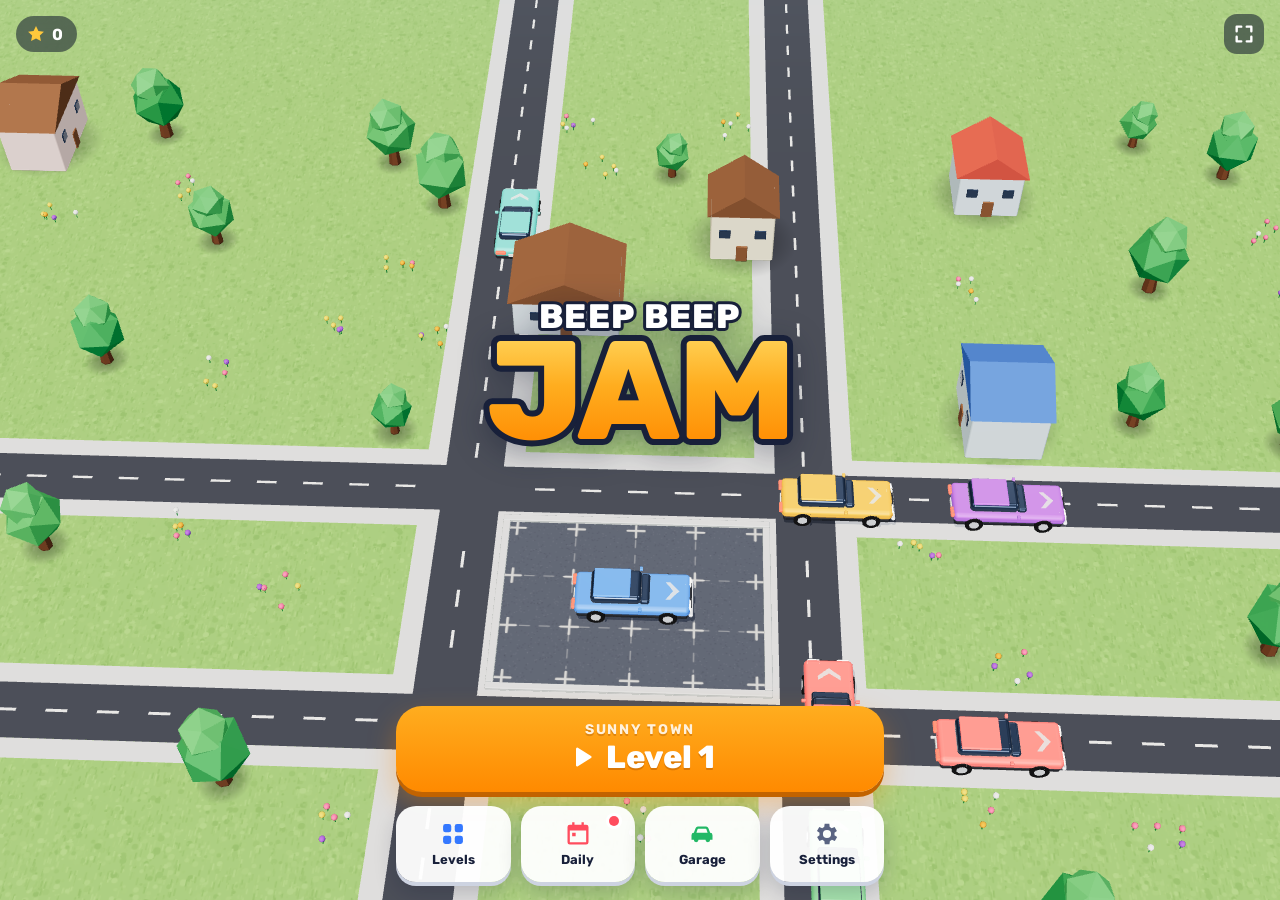
<file: index.html>
<!doctype html>
<html lang="en">
<head>
  <meta charset="utf-8">
  <meta name="viewport" content="width=device-width, initial-scale=1, maximum-scale=1, user-scalable=no, viewport-fit=cover">
  <title>Beep Beep Jam</title>
  <meta name="description" content="An ad-free 3D parking-lot puzzle. Tap the cars out in the right order. Works offline.">
  <meta name="theme-color" content="#1b2340">
  <meta name="mobile-web-app-capable" content="yes">
  <meta name="apple-mobile-web-app-capable" content="yes">
  <meta name="apple-mobile-web-app-status-bar-style" content="black-translucent">
  <meta name="apple-mobile-web-app-title" content="Beep Beep Jam">
  <link rel="manifest" href="manifest.webmanifest">
  <link rel="icon" type="image/png" sizes="192x192" href="icons/icon-192.png">
  <link rel="apple-touch-icon" href="icons/apple-touch-icon.png">
  <link rel="stylesheet" href="css/style.css">
</head>
<body>
  <svg width="0" height="0" style="position:absolute" aria-hidden="true">
    <defs>
      <symbol id="i-home" viewBox="0 0 24 24"><path d="M3 11.5 12 4l9 7.5V20a1 1 0 0 1-1 1h-5v-6h-6v6H4a1 1 0 0 1-1-1z" fill="currentColor"/></symbol>
      <symbol id="i-redo" viewBox="0 0 24 24"><path d="M12 5V2L7 6l5 4V7a6 6 0 1 1-6 6H4a8 8 0 1 0 8-8z" fill="currentColor"/></symbol>
      <symbol id="i-play" viewBox="0 0 24 24"><path d="M8 5.5v13a1 1 0 0 0 1.5.86l10.5-6.5a1 1 0 0 0 0-1.72L9.5 4.64A1 1 0 0 0 8 5.5z" fill="currentColor"/></symbol>
      <symbol id="i-pause" viewBox="0 0 24 24"><rect x="6" y="5" width="4" height="14" rx="1.5" fill="currentColor"/><rect x="14" y="5" width="4" height="14" rx="1.5" fill="currentColor"/></symbol>
      <symbol id="i-gear" viewBox="0 0 24 24"><path d="M19.4 13a7.6 7.6 0 0 0 0-2l2.1-1.6-2-3.4-2.5 1a7.4 7.4 0 0 0-1.7-1L15 3.3h-4l-.4 2.7a7.4 7.4 0 0 0-1.7 1l-2.5-1-2 3.4L6.6 11a7.6 7.6 0 0 0 0 2l-2.1 1.6 2 3.4 2.5-1a7.4 7.4 0 0 0 1.7 1l.4 2.7h4l.4-2.7a7.4 7.4 0 0 0 1.7-1l2.5 1 2-3.4zM13 15.5a3.5 3.5 0 1 1 0-7 3.5 3.5 0 0 1 0 7z" fill="currentColor" transform="translate(-1 0)"/></symbol>
      <symbol id="i-back" viewBox="0 0 24 24"><path d="M15.5 4.5 8 12l7.5 7.5" stroke="currentColor" stroke-width="3" fill="none" stroke-linecap="round" stroke-linejoin="round"/></symbol>
      <symbol id="i-lock" viewBox="0 0 24 24"><path d="M7 10V8a5 5 0 0 1 10 0v2h1a1 1 0 0 1 1 1v9a1 1 0 0 1-1 1H6a1 1 0 0 1-1-1v-9a1 1 0 0 1 1-1zm2 0h6V8a3 3 0 0 0-6 0z" fill="currentColor"/></symbol>
      <symbol id="i-star" viewBox="0 0 24 24"><path d="m12 2.5 2.9 6 6.6.8-4.9 4.6 1.3 6.6L12 17.3l-5.9 3.2 1.3-6.6-4.9-4.6 6.6-.8z" fill="currentColor"/></symbol>
      <symbol id="i-map" viewBox="0 0 24 24"><rect x="3.5" y="3.5" width="7" height="7" rx="2" fill="currentColor"/><rect x="13.5" y="3.5" width="7" height="7" rx="2" fill="currentColor"/><rect x="3.5" y="13.5" width="7" height="7" rx="2" fill="currentColor"/><rect x="13.5" y="13.5" width="7" height="7" rx="2" fill="currentColor"/></symbol>
      <symbol id="i-car" viewBox="0 0 24 24"><path d="M5 11l1.6-4.2A2 2 0 0 1 8.5 5.5h7a2 2 0 0 1 1.9 1.3L19 11a2 2 0 0 1 2 2v4h-2a2 2 0 0 1-4 0H9a2 2 0 0 1-4 0H3v-4a2 2 0 0 1 2-2zm2.2 0h9.6l-1.1-3.2a.5.5 0 0 0-.5-.3H8.8a.5.5 0 0 0-.5.3z" fill="currentColor"/></symbol>
      <symbol id="i-cal" viewBox="0 0 24 24"><path d="M7 2v2H5a2 2 0 0 0-2 2v13a2 2 0 0 0 2 2h14a2 2 0 0 0 2-2V6a2 2 0 0 0-2-2h-2V2h-2v2H9V2zM5 9h14v10H5zm2 2v3h3v-3z" fill="currentColor"/></symbol>
      <symbol id="i-bulb" viewBox="0 0 24 24"><path d="M12 2a7 7 0 0 0-4 12.7V17a1 1 0 0 0 1 1h6a1 1 0 0 0 1-1v-2.3A7 7 0 0 0 12 2zM9 20h6v1a1 1 0 0 1-1 1h-4a1 1 0 0 1-1-1z" fill="currentColor"/></symbol>
      <symbol id="i-expand" viewBox="0 0 24 24"><path d="M4 9V4h5M20 9V4h-5M4 15v5h5M20 15v5h-5" stroke="currentColor" stroke-width="2.6" fill="none" stroke-linecap="round" stroke-linejoin="round"/></symbol>
      <symbol id="i-collapse" viewBox="0 0 24 24"><path d="M9 4v5H4M15 4v5h5M9 20v-5H4M15 20v-5h5" stroke="currentColor" stroke-width="2.6" fill="none" stroke-linecap="round" stroke-linejoin="round"/></symbol>
      <symbol id="i-x" viewBox="0 0 24 24"><path d="M6 6l12 12M18 6 6 18" stroke="currentColor" stroke-width="3" stroke-linecap="round"/></symbol>
      <symbol id="i-flame" viewBox="0 0 24 24"><path d="M12 2s5 4.5 5 10a5 5 0 0 1-10 0c0-2.2 1-3.6 2-4.6 0 1.6.8 2.6 2 2.6 0-3.3 1-6 1-8z" fill="currentColor"/></symbol>
    </defs>
  </svg>

  <div id="splash">
    <div class="logo splash-logo" aria-label="Beep Beep Jam"><span class="logo-small">Beep Beep</span><span class="logo-big">JAM</span></div>
    <div class="splash-road"><i></i></div>
    <div class="splash-msg" id="splash-msg">Warming up the engines…</div>
  </div>

  <div id="stage">
    <canvas id="board"></canvas>
    <canvas id="fx"></canvas>
  </div>

  <div id="app">
    <!-- HOME -->
    <section id="screen-home" class="screen active">
      <header class="home-top">
        <div class="chip" id="home-stars"><svg><use href="#i-star"/></svg><span>0</span></div>
        <div class="chip chip-flame hidden" id="home-streak"><svg><use href="#i-flame"/></svg><span>0</span></div>
        <button class="icon-btn fs-btn hidden" id="btn-fs-home" aria-label="Full screen"><svg><use href="#i-expand"/></svg></button>
      </header>
      <div class="logo" aria-label="Beep Beep Jam">
        <span class="logo-small">Beep Beep</span>
        <span class="logo-big">JAM</span>
      </div>
      <div class="home-bottom">
        <button id="btn-play" class="btn btn-primary btn-play">
          <span class="play-kicker" id="play-world">Sunny Town</span>
          <span class="play-main"><svg><use href="#i-play"/></svg><span id="play-label">Level 1</span></span>
        </button>
        <nav class="home-nav">
          <button id="btn-levels" class="tile"><svg><use href="#i-map"/></svg><span>Levels</span></button>
          <button id="btn-daily" class="tile"><svg><use href="#i-cal"/></svg><span>Daily</span><i class="dot hidden" id="daily-dot"></i></button>
          <button id="btn-garage" class="tile"><svg><use href="#i-car"/></svg><span>Garage</span></button>
          <button id="btn-settings" class="tile"><svg><use href="#i-gear"/></svg><span>Settings</span></button>
        </nav>
      </div>
    </section>

    <!-- LEVELS -->
    <section id="screen-levels" class="screen solid">
      <header class="bar">
        <button class="icon-btn" data-go="home" aria-label="Back"><svg><use href="#i-back"/></svg></button>
        <h2 class="bar-title">Levels</h2>
        <div class="chip"><svg><use href="#i-star"/></svg><span id="levels-stars">0</span></div>
      </header>
      <div id="world-list" class="scroll"></div>
    </section>

    <!-- GARAGE -->
    <section id="screen-garage" class="screen solid">
      <header class="bar">
        <button class="icon-btn" data-go="home" aria-label="Back"><svg><use href="#i-back"/></svg></button>
        <h2 class="bar-title">Garage</h2>
        <div class="chip" id="garage-count">0/0</div>
      </header>
      <div class="garage-style" role="radiogroup" aria-label="Vehicle style">
        <button class="style-btn" data-style="toy" role="radio">Toy</button>
        <button class="style-btn" data-style="real" role="radio">Realistic</button>
      </div>
      <div id="garage-list" class="scroll"></div>
    </section>

    <!-- GAME HUD -->
    <section id="screen-game" class="screen passthrough">
      <header class="hud" id="hud">
        <button id="btn-pause" class="icon-btn" aria-label="Pause"><svg><use href="#i-pause"/></svg></button>
        <div class="hud-mid">
          <div class="hud-title" id="level-tag">Level 1</div>
          <div class="progress"><div class="progress-fill" id="progress-fill"></div></div>
          <div class="hud-count" id="hud-count">0 left</div>
          <div class="hud-stars" id="hud-stars" aria-label="Stars you're on track for"><svg><use href="#i-star"/></svg><svg><use href="#i-star"/></svg><svg><use href="#i-star"/></svg></div>
        </div>
        <button id="btn-hint" class="icon-btn hint-btn" aria-label="Hint"><svg><use href="#i-bulb"/></svg></button>
        <button id="btn-restart" class="icon-btn" aria-label="Restart level"><svg><use href="#i-redo"/></svg></button>
      </header>
      <div class="zoom-ctl hidden" id="zoom-ctl" aria-label="Zoom">
        <button class="icon-btn" id="zoom-in" aria-label="Zoom in"><svg viewBox="0 0 24 24"><path d="M12 5v14M5 12h14" stroke="currentColor" stroke-width="3" stroke-linecap="round"/></svg></button>
        <button class="icon-btn" id="zoom-out" aria-label="Zoom out"><svg viewBox="0 0 24 24"><path d="M5 12h14" stroke="currentColor" stroke-width="3" stroke-linecap="round"/></svg></button>
        <button class="icon-btn" id="zoom-fit" aria-label="Show the whole lot"><svg><use href="#i-collapse"/></svg></button>
      </div>
    </section>

    <!-- PAUSE -->
    <div id="overlay-pause" class="overlay">
      <div class="sheet">
        <h3 class="sheet-title">Paused</h3>
        <div class="sheet-buttons">
          <button class="btn btn-primary" id="p-resume"><svg><use href="#i-play"/></svg>Resume</button>
          <button class="btn" id="p-restart"><svg><use href="#i-redo"/></svg>Restart</button>
          <button class="btn" id="p-levels"><svg><use href="#i-map"/></svg>Levels</button>
          <button class="btn fs-btn hidden" id="p-fullscreen"><svg><use href="#i-expand"/></svg><span>Full screen</span></button>
          <button class="btn" id="p-settings"><svg><use href="#i-gear"/></svg>Settings</button>
          <button class="btn" id="p-home"><svg><use href="#i-home"/></svg>Home</button>
        </div>
      </div>
    </div>

    <!-- WIN -->
    <div id="overlay-win" class="overlay">
      <div class="sheet win-sheet">
        <div class="win-kicker" id="win-kicker">Level 1</div>
        <div class="win-title" id="win-title">Lot cleared!</div>
        <div class="win-stars">
          <svg class="wstar"><use href="#i-star"/></svg>
          <svg class="wstar"><use href="#i-star"/></svg>
          <svg class="wstar"><use href="#i-star"/></svg>
        </div>
        <div class="win-stats">
          <div><b id="st-moves">0</b><span>Moves</span></div>
          <div><b id="st-bumps">0</b><span>Bumps</span></div>
          <div><b id="st-time">0:00</b><span>Time</span></div>
        </div>
        <div class="win-tip" id="win-tip"></div>
        <button id="btn-next" class="btn btn-primary btn-wide"><span id="next-label">Next level</span><svg><use href="#i-play"/></svg></button>
        <div class="win-row">
          <button id="btn-replay" class="btn"><svg><use href="#i-redo"/></svg>Replay</button>
          <button id="btn-win-home" class="btn"><svg><use href="#i-home"/></svg>Home</button>
        </div>
      </div>
    </div>

    <!-- REWARD -->
    <div id="overlay-reward" class="overlay reward">
      <div class="reward-stage">
        <div class="reward-kicker" id="reward-kicker">Unlocked</div>
        <div class="reward-text" id="reward-text">A present!</div>
        <button id="gift" class="gift" aria-label="Open the present">
          <span class="gift-lid"></span><span class="gift-box"></span><span class="gift-ribbon"></span>
        </button>
        <div id="reward-view" class="reward-view"></div>
        <button id="btn-reward-ok" class="btn btn-primary btn-wide hidden">Keep playing<svg><use href="#i-play"/></svg></button>
      </div>
    </div>

    <!-- GARAGE SHOWCASE -->
    <div id="overlay-show" class="overlay">
      <div class="sheet show-sheet">
        <button class="icon-btn sheet-close" id="show-close" aria-label="Close"><svg><use href="#i-x"/></svg></button>
        <div id="show-view" class="show-view"></div>
        <div class="show-name" id="show-name"></div>
        <div class="show-sub" id="show-sub"></div>
        <button class="btn btn-primary" id="show-honk">Beep beep!</button>
      </div>
    </div>

    <!-- REST (time limit) -->
    <div id="overlay-rest" class="overlay rest">
      <div class="rest-stage">
        <div class="moon"></div>
        <div class="rest-text">Time for a rest!</div>
        <div class="zzz"><span>z</span><span>z</span><span>z</span></div>
        <button class="btn rest-btn" id="rest-continue">Grown-ups: continue</button>
      </div>
    </div>

    <!-- GROWN-UP CHECK -->
    <div id="overlay-gate" class="overlay">
      <div class="sheet gate-sheet">
        <div class="gate-title">Grown-up check</div>
        <div class="gate-q" id="gate-q"></div>
        <div class="gate-answers" id="gate-answers"></div>
        <button class="link-btn" id="gate-cancel">Cancel</button>
      </div>
    </div>

    <!-- SETTINGS -->
    <div id="overlay-parent" class="overlay">
      <div class="parent-panel">
        <header class="pp-head">
          <h2>Settings</h2>
          <button class="icon-btn" id="pp-close" aria-label="Close"><svg><use href="#i-x"/></svg></button>
        </header>
        <div class="pp-body" id="pp-body"></div>
      </div>
    </div>
  </div>

  <div id="toast" class="toast"></div>
  <script type="module" src="js/main.js"></script>
</body>
</html>
</file>
<file: css/style.css>
@font-face { font-family: "Rubik"; font-weight: 500; font-display: swap; src: url("../fonts/rubik-latin-500-normal.woff2") format("woff2"); }
@font-face { font-family: "Rubik"; font-weight: 700; font-display: swap; src: url("../fonts/rubik-latin-700-normal.woff2") format("woff2"); }
@font-face { font-family: "Rubik"; font-weight: 800; font-display: swap; src: url("../fonts/rubik-latin-800-normal.woff2") format("woff2"); }

/* Asphalt navy + traffic-light amber: a parking-lot palette. */
:root {
  --ink: #18203a;
  --ink-2: #5a6482;
  --ink-3: #9aa3bb;
  --night: #141b33;
  --night-2: #232d52;
  --paper: #ffffff;
  --panel: #f3f5fa;
  --line: #e4e8f1;
  --amber: #ffad1f;
  --amber-2: #ff8a00;
  --amber-deep: #c26300;
  --blue: #3478ff;
  --green: #22b866;
  --red: #ff4d5e;
  --star: #ffc93c;
  --font: "Rubik", ui-rounded, system-ui, -apple-system, "Segoe UI", sans-serif;
  --safe-t: env(safe-area-inset-top, 0px);
  --safe-b: env(safe-area-inset-bottom, 0px);
  --safe-l: env(safe-area-inset-left, 0px);
  --safe-r: env(safe-area-inset-right, 0px);
  color-scheme: light;
}

* { box-sizing: border-box; -webkit-tap-highlight-color: transparent; }

html, body {
  margin: 0;
  height: 100%;
  overflow: hidden;
  background: var(--night);
  color: var(--ink);
  font-family: var(--font);
  font-weight: 700;
  user-select: none;
  -webkit-user-select: none;
  -webkit-touch-callout: none;
  overscroll-behavior: none;
  touch-action: manipulation;
}

button { font: inherit; color: inherit; border: 0; background: none; cursor: pointer; touch-action: manipulation; }
button:focus-visible { outline: 3px solid var(--blue); outline-offset: 2px; }
svg { flex: none; }
.hidden { display: none !important; }

#stage { position: fixed; inset: 0; }
#splash {
  position: fixed;
  inset: 0;
  z-index: 100;
  display: flex;
  flex-direction: column;
  align-items: center;
  justify-content: center;
  gap: 28px;
  background: radial-gradient(120% 80% at 50% 30%, var(--night-2), var(--night));
  transition: opacity 0.45s ease;
}
#splash.out { opacity: 0; pointer-events: none; }
.splash-logo { margin: 0; }
.splash-road { position: relative; width: 180px; height: 8px; border-radius: 99px; background: rgba(255, 255, 255, 0.12); overflow: hidden; }
.splash-road i { position: absolute; top: 0; bottom: 0; width: 40%; border-radius: 99px; background: linear-gradient(90deg, var(--amber), #ffd45a); animation: drive 1.1s ease-in-out infinite; }
@keyframes drive { from { left: -40%; } to { left: 100%; } }
.splash-msg { color: rgba(255, 255, 255, 0.7); font-size: 15px; font-weight: 500; text-align: center; padding: 0 24px; max-width: 420px; }
#stage canvas { position: absolute; inset: 0; width: 100%; height: 100%; display: block; }
#board { touch-action: none; }
#fx { pointer-events: none; }

#app { position: fixed; inset: 0; pointer-events: none; }
.screen {
  position: absolute;
  inset: 0;
  display: none;
  flex-direction: column;
  padding: var(--safe-t) var(--safe-r) var(--safe-b) var(--safe-l);
}
.screen.active { display: flex; animation: fadeIn 0.25s ease; }
.screen > * { pointer-events: auto; }
.screen.solid { pointer-events: auto; background: radial-gradient(120% 80% at 50% 0%, var(--night-2), var(--night)); }
.screen.passthrough > * { pointer-events: none; }
.screen.passthrough .hud > * { pointer-events: auto; }
@keyframes fadeIn { from { opacity: 0; } to { opacity: 1; } }

/* ------------------------------------------------------------ buttons */
.btn {
  display: inline-flex;
  align-items: center;
  justify-content: center;
  gap: 10px;
  min-height: 54px;
  padding: 0 22px;
  border-radius: 18px;
  background: var(--paper);
  color: var(--ink);
  font-size: 18px;
  box-shadow: 0 4px 0 #cdd3e1, 0 10px 24px rgba(10, 16, 40, 0.18);
  transition: transform 0.08s ease, box-shadow 0.08s ease;
}
.btn svg { width: 22px; height: 22px; }
.btn:active { transform: translateY(3px); box-shadow: 0 1px 0 #cdd3e1, 0 4px 10px rgba(10, 16, 40, 0.18); }
.btn-primary { background: linear-gradient(180deg, var(--amber), var(--amber-2)); color: #fff; text-shadow: 0 2px 0 rgba(150, 70, 0, 0.35); box-shadow: 0 5px 0 var(--amber-deep), 0 12px 28px rgba(255, 138, 0, 0.35); }
.btn-primary:active { box-shadow: 0 2px 0 var(--amber-deep), 0 4px 12px rgba(255, 138, 0, 0.35); }
.btn-wide { width: 100%; font-size: 21px; min-height: 62px; }

.icon-btn {
  width: 48px;
  height: 48px;
  border-radius: 16px;
  display: grid;
  place-items: center;
  background: rgba(255, 255, 255, 0.94);
  color: var(--ink);
  box-shadow: 0 3px 0 #cdd3e1, 0 8px 18px rgba(10, 16, 40, 0.18);
}
.icon-btn svg { width: 24px; height: 24px; }
.icon-btn:active { transform: translateY(2px); box-shadow: 0 1px 0 #cdd3e1; }

.chip {
  display: inline-flex;
  align-items: center;
  gap: 6px;
  height: 36px;
  padding: 0 14px 0 10px;
  border-radius: 999px;
  background: rgba(16, 22, 44, 0.55);
  color: #fff;
  font-size: 16px;
  backdrop-filter: blur(8px);
  -webkit-backdrop-filter: blur(8px);
}
.chip svg { width: 20px; height: 20px; color: var(--star); }
.chip-flame svg { color: #ff7a2f; }

/* ------------------------------------------------------------ home */
#screen-home { justify-content: space-between; }
.home-top { display: flex; align-items: center; gap: 8px; padding: 14px max(16px, var(--safe-r)) 0 max(16px, var(--safe-l)); }
.home-top .fs-btn { margin-left: auto; width: 40px; height: 40px; border-radius: 13px; background: rgba(16, 22, 44, 0.55); color: #fff; box-shadow: none; backdrop-filter: blur(8px); -webkit-backdrop-filter: blur(8px); }
.home-top .fs-btn svg { width: 22px; height: 22px; }
.logo {
  align-self: center;
  margin-top: -6px;
  display: flex;
  flex-direction: column;
  align-items: center;
  line-height: 0.85;
  pointer-events: none;
  filter: drop-shadow(0 8px 16px rgba(10, 16, 40, 0.35));
}
.logo-small { font-size: clamp(22px, 6vw, 34px); font-weight: 800; color: #fff; letter-spacing: 0.04em; text-transform: uppercase; -webkit-text-stroke: 6px var(--ink); paint-order: stroke fill; }
.logo-big {
  font-size: clamp(76px, 24vw, 140px);
  font-weight: 800;
  letter-spacing: -0.02em;
  color: var(--amber);
  background: linear-gradient(180deg, #ffd45a 0%, var(--amber) 45%, var(--amber-2) 100%);
  -webkit-background-clip: text;
  background-clip: text;
  -webkit-text-fill-color: transparent;
  -webkit-text-stroke: 0;
  position: relative;
}
.logo-big::before { content: "JAM"; position: absolute; inset: 0; -webkit-text-stroke: 12px var(--ink); -webkit-text-fill-color: var(--ink); z-index: -1; }
.home-bottom {
  margin: 0 auto;
  width: min(100%, 520px);
  padding: 0 max(16px, var(--safe-l)) 18px;
  display: flex;
  flex-direction: column;
  gap: 14px;
}
.btn-play { flex-direction: column; gap: 0; min-height: 86px; border-radius: 26px; width: 100%; }
.play-kicker { font-size: 14px; font-weight: 700; text-transform: uppercase; letter-spacing: 0.12em; opacity: 0.85; }
.play-main { display: flex; align-items: center; gap: 10px; font-size: 32px; font-weight: 800; }
.play-main svg { width: 30px; height: 30px; }
.home-nav { display: grid; grid-template-columns: repeat(4, 1fr); gap: 10px; }
.tile {
  position: relative;
  display: flex;
  flex-direction: column;
  align-items: center;
  justify-content: center;
  gap: 4px;
  height: 76px;
  border-radius: 20px;
  background: rgba(255, 255, 255, 0.95);
  font-size: 13px;
  color: var(--ink);
  box-shadow: 0 4px 0 #cdd3e1, 0 10px 22px rgba(10, 16, 40, 0.2);
}
.tile svg { width: 28px; height: 28px; color: var(--blue); }
.tile:nth-child(2) svg { color: var(--red); }
.tile:nth-child(3) svg { color: var(--green); }
.tile:nth-child(4) svg { color: var(--ink-2); }
.tile:active { transform: translateY(3px); box-shadow: 0 1px 0 #cdd3e1; }
.dot { position: absolute; top: 10px; right: 16px; width: 10px; height: 10px; border-radius: 50%; background: var(--red); box-shadow: 0 0 0 3px #fff; }

/* ------------------------------------------------------------ bars */
.bar { display: flex; align-items: center; gap: 12px; padding: 12px max(16px, var(--safe-l)); }
.bar-title { flex: 1; margin: 0; color: #fff; font-size: 24px; font-weight: 800; }
.scroll { flex: 1; overflow-y: auto; -webkit-overflow-scrolling: touch; padding: 4px max(16px, var(--safe-l)) 40px; }

/* ------------------------------------------------------------ levels */
.world { background: var(--paper); border-radius: 24px; padding: 16px; margin: 0 auto 16px; max-width: 640px; box-shadow: 0 12px 30px rgba(0, 0, 0, 0.25); }
.world-head { display: flex; align-items: center; gap: 12px; margin-bottom: 14px; }
.world-badge { width: 46px; height: 46px; border-radius: 14px; display: grid; place-items: center; font-size: 26px; }
.world-name { font-size: 19px; font-weight: 800; }
.world-meta { font-size: 13px; color: var(--ink-2); font-weight: 500; }
.world-bar { height: 6px; border-radius: 99px; background: var(--line); margin-top: 6px; overflow: hidden; }
.world-bar i { display: block; height: 100%; background: var(--star); }
.world-head .grow { flex: 1; min-width: 0; }
.level-grid { display: grid; grid-template-columns: repeat(5, 1fr); gap: 8px; }
.lvl {
  aspect-ratio: 1;
  border-radius: 16px;
  font-size: clamp(17px, 4.6vw, 22px);
  font-weight: 800;
  color: #fff;
  display: flex;
  flex-direction: column;
  align-items: center;
  justify-content: center;
  box-shadow: inset 0 -4px 0 rgba(0, 0, 0, 0.15);
}
.lvl:active { transform: scale(0.95); }
.lvl.locked { background: var(--panel) !important; color: var(--ink-3); box-shadow: none; }
.lvl.locked svg { width: 38%; height: 38%; }
.lvl.current { box-shadow: 0 0 0 3px #fff, 0 0 0 6px var(--ink); }
.lvl .ls { display: flex; gap: 1px; margin-top: 2px; }
.lvl .ls svg { width: 12px; height: 12px; color: rgba(0, 0, 0, 0.18); }
.lvl .ls svg.on { color: #fff; }
.lvl .num.hide { display: none; }

/* ------------------------------------------------------------ garage */
.garage-style { display: flex; gap: 4px; margin: 0 auto 12px; padding: 4px; border-radius: 14px; background: rgba(255, 255, 255, 0.12); width: min(calc(100% - 32px), 320px); }
.style-btn { flex: 1; padding: 10px 0; border-radius: 10px; color: rgba(255, 255, 255, 0.75); font-size: 15px; }
.style-btn.on { background: #fff; color: var(--ink); box-shadow: 0 2px 6px rgba(0, 0, 0, 0.2); }
.style-btn.busy { opacity: 0.6; }
.garage-note { color: rgba(255, 255, 255, 0.65); font-size: 13px; font-weight: 500; margin: -4px 4px 14px; line-height: 1.4; }
.garage-section { max-width: 680px; margin: 0 auto 16px; }
.garage-section h3 { color: #fff; margin: 6px 4px 10px; font-size: 18px; }
.garage-grid { display: grid; grid-template-columns: repeat(auto-fill, minmax(104px, 1fr)); gap: 10px; }
.g-item {
  background: linear-gradient(180deg, #ffffff, #eef2f9);
  border-radius: 20px;
  display: flex;
  flex-direction: column;
  align-items: center;
  padding: 6px 6px 10px;
  box-shadow: 0 4px 0 #b9c1d4;
}
.g-item img { width: 100%; aspect-ratio: 4 / 3; object-fit: contain; }
.g-item .g-name { font-size: 12px; text-align: center; line-height: 1.15; color: var(--ink); }
.g-item.locked img { filter: brightness(0) opacity(0.18); }
.g-item.locked .g-name { color: var(--ink-3); font-weight: 500; }
.g-item:active { transform: translateY(2px); box-shadow: 0 1px 0 #b9c1d4; }

/* ------------------------------------------------------------ HUD */
.hud {
  display: flex;
  align-items: center;
  gap: 8px;
  padding: 10px max(12px, var(--safe-l)) 0;
}
.hud-mid {
  flex: 1;
  min-width: 0;
  display: grid;
  grid-template-columns: 1fr auto;
  grid-template-rows: auto auto;
  column-gap: 8px;
  row-gap: 5px;
  align-items: center;
  padding: 7px 12px;
  border-radius: 16px;
  background: rgba(16, 22, 44, 0.6);
  backdrop-filter: blur(8px);
  -webkit-backdrop-filter: blur(8px);
  color: #fff;
}
.hud-title { font-size: 15px; white-space: nowrap; overflow: hidden; text-overflow: ellipsis; }
.hud-count { font-size: 13px; font-variant-numeric: tabular-nums; opacity: 0.85; grid-row: 1; grid-column: 2; }
.hud-stars { grid-row: 2; grid-column: 2; display: flex; gap: 1px; }
.hud-stars svg { width: 15px; height: 15px; color: var(--star); transition: color 0.3s, transform 0.3s; }
.hud-stars svg.lost { color: rgba(255, 255, 255, 0.25); transform: scale(0.8); }
.hud-stars.hide { display: none; }
.hud-stars.shake { animation: hudShake 0.4s ease; }
@keyframes hudShake { 25% { transform: translateX(-3px); } 50% { transform: translateX(3px); } 75% { transform: translateX(-2px); } }
.progress { grid-column: 1; grid-row: 2; height: 8px; border-radius: 99px; background: rgba(255, 255, 255, 0.2); overflow: hidden; }
.progress-fill { height: 100%; width: 0%; border-radius: 99px; background: linear-gradient(90deg, var(--amber), #ffd45a); transition: width 0.35s ease; }
.hint-btn svg { color: var(--amber-2); }
.zoom-ctl {
  position: absolute;
  right: max(12px, var(--safe-r));
  bottom: calc(var(--safe-b) + 16px);
  display: flex;
  flex-direction: column;
  gap: 8px;
}
.screen.passthrough .zoom-ctl > * { pointer-events: auto; }
.zoom-ctl .icon-btn { width: 46px; height: 46px; }
.hint-btn.pulse { animation: pulse 1.2s ease-in-out infinite; }
@keyframes pulse { 50% { transform: scale(1.1); } }

/* ------------------------------------------------------------ overlays */
.overlay {
  position: absolute;
  inset: 0;
  display: none;
  align-items: center;
  justify-content: center;
  background: rgba(10, 14, 32, 0.55);
  z-index: 20;
  padding: 20px max(16px, var(--safe-l));
  pointer-events: auto;
}
.overlay.show { display: flex; animation: fadeIn 0.2s ease; }
.sheet {
  position: relative;
  width: min(100%, 400px);
  background: var(--paper);
  border-radius: 30px;
  padding: 24px;
  box-shadow: 0 30px 60px rgba(0, 0, 0, 0.35);
  animation: rise 0.35s cubic-bezier(0.2, 1.3, 0.4, 1);
  text-align: center;
}
@keyframes rise { from { transform: translateY(30px) scale(0.92); opacity: 0; } to { transform: none; opacity: 1; } }
.sheet-title { margin: 0 0 16px; font-size: 26px; font-weight: 800; }
.sheet-buttons { display: grid; gap: 10px; }
.sheet-close { position: absolute; top: 14px; right: 14px; box-shadow: none; background: var(--panel); }

.win-kicker { font-size: 13px; text-transform: uppercase; letter-spacing: 0.14em; color: var(--ink-2); }
.win-title { font-size: clamp(32px, 9vw, 42px); font-weight: 800; margin: 2px 0 6px; }
.win-stars { display: flex; justify-content: center; align-items: flex-end; gap: 6px; margin: 4px 0 16px; }
.wstar { width: 64px; height: 64px; color: var(--line); transform: scale(0.7); transition: transform 0.35s cubic-bezier(0.2, 1.8, 0.4, 1), color 0.2s; }
.wstar:nth-child(2) { width: 82px; height: 82px; }
.wstar.on { color: var(--star); transform: scale(1); filter: drop-shadow(0 4px 0 #d79a00); }
.win-stats { display: grid; grid-template-columns: repeat(3, 1fr); gap: 8px; margin-bottom: 10px; }
.win-stats div { background: var(--panel); border-radius: 16px; padding: 10px 4px; display: flex; flex-direction: column; }
.win-stats b { font-size: 22px; font-variant-numeric: tabular-nums; }
.win-stats span { font-size: 12px; color: var(--ink-2); font-weight: 500; }
.win-tip { font-size: 14px; color: var(--ink-2); font-weight: 500; min-height: 20px; margin-bottom: 14px; }
.win-row { display: grid; grid-template-columns: 1fr 1fr; gap: 10px; margin-top: 12px; }

/* reward */
.overlay.reward { background: radial-gradient(circle at 50% 40%, #3a4a8f, var(--night) 70%); }
.reward-stage { display: flex; flex-direction: column; align-items: center; gap: 12px; width: min(100%, 420px); }
.reward-kicker { color: var(--star); text-transform: uppercase; letter-spacing: 0.16em; font-size: 14px; }
.reward-text { font-size: clamp(30px, 8vw, 44px); color: #fff; font-weight: 800; text-align: center; }
.reward-view { width: 100%; height: 260px; display: none; }
.reward-view.show { display: block; animation: rise 0.6s cubic-bezier(0.2, 1.3, 0.4, 1); }
.gift { position: relative; width: 190px; height: 190px; animation: giftWiggle 1.3s ease-in-out infinite; }
.gift-box { position: absolute; left: 22px; right: 22px; bottom: 0; height: 120px; background: linear-gradient(180deg, #ff5d73, #e23a55); border-radius: 18px; box-shadow: inset 0 -10px 0 rgba(0, 0, 0, 0.15); }
.gift-lid { position: absolute; left: 8px; right: 8px; top: 40px; height: 42px; background: linear-gradient(180deg, #ff7d90, #ff5d73); border-radius: 14px; z-index: 2; transition: transform 0.5s cubic-bezier(0.3, 1.6, 0.5, 1); }
.gift-ribbon { position: absolute; left: 50%; width: 28px; margin-left: -14px; top: 40px; bottom: 0; background: var(--star); z-index: 3; transition: opacity 0.3s; }
.gift-ribbon::before, .gift-ribbon::after { content: ""; position: absolute; top: -32px; width: 40px; height: 34px; border: 9px solid var(--star); border-radius: 50% 50% 0 50%; }
.gift-ribbon::before { right: 12px; transform: rotate(10deg); }
.gift-ribbon::after { left: 12px; border-radius: 50% 50% 50% 0; transform: rotate(-10deg); }
.gift.open { animation: none; }
.gift.open .gift-lid { transform: translateY(-140px) rotate(-25deg); }
.gift.open .gift-ribbon { opacity: 0; }
@keyframes giftWiggle { 0%, 100% { transform: rotate(0); } 20% { transform: rotate(-6deg) scale(1.03); } 40% { transform: rotate(6deg) scale(1.05); } 60% { transform: rotate(-3deg); } }

/* garage showcase */
.show-sheet { padding-top: 16px; }
.show-view { height: 240px; margin: 0 -10px; }
.show-name { font-size: 26px; font-weight: 800; }
.show-sub { font-size: 14px; color: var(--ink-2); font-weight: 500; margin: 2px 0 16px; }

/* rest */
.overlay.rest { background: linear-gradient(#141b3a, #34397f); }
.rest-stage { display: flex; flex-direction: column; align-items: center; gap: 12px; color: #fff; }
.moon { width: 90px; height: 90px; border-radius: 50%; box-shadow: 22px -8px 0 0 #ffe9a8; margin-left: -40px; }
.rest-text { font-size: clamp(30px, 8vmin, 46px); font-weight: 800; text-align: center; }
.zzz span { display: inline-block; font-size: 34px; animation: zz 2.4s ease-in-out infinite; opacity: 0; }
.zzz span:nth-child(2) { animation-delay: 0.6s; font-size: 28px; }
.zzz span:nth-child(3) { animation-delay: 1.2s; font-size: 22px; }
@keyframes zz { 0% { opacity: 0; transform: translateY(10px); } 40% { opacity: 1; } 100% { opacity: 0; transform: translateY(-30px); } }
.rest-btn { margin-top: 30px; font-size: 15px; min-height: 46px; background: rgba(255, 255, 255, 0.15); color: #fff; box-shadow: none; }

/* gate */
.gate-title { font-size: 15px; color: var(--ink-2); text-transform: uppercase; letter-spacing: 0.1em; }
.gate-q { font-size: 42px; font-weight: 800; margin: 10px 0 18px; }
.gate-answers { display: grid; grid-template-columns: repeat(2, 1fr); gap: 10px; }
.gate-answers button { font-size: 28px; font-weight: 800; padding: 14px 0; border-radius: 18px; background: var(--panel); box-shadow: 0 4px 0 #d3d9e6; }
.gate-answers button:active { transform: translateY(3px); box-shadow: none; }
.link-btn { color: var(--ink-2); margin-top: 14px; font-size: 16px; padding: 8px 16px; }

/* settings panel */
#overlay-parent { padding: 0; justify-content: flex-end; }
.parent-panel {
  width: min(100vw, 520px);
  height: 100%;
  background: var(--panel);
  display: flex;
  flex-direction: column;
  padding-top: var(--safe-t);
  padding-bottom: var(--safe-b);
  animation: slideIn 0.28s cubic-bezier(0.2, 1, 0.3, 1);
}
@keyframes slideIn { from { transform: translateX(40px); opacity: 0; } to { transform: none; opacity: 1; } }
.pp-head { display: flex; align-items: center; justify-content: space-between; padding: 12px max(16px, var(--safe-l)); }
.pp-head h2 { margin: 0; font-size: 26px; font-weight: 800; }
.pp-head .icon-btn { box-shadow: none; background: #fff; }
.pp-body { flex: 1; overflow-y: auto; padding: 4px max(16px, var(--safe-l)) 40px; -webkit-overflow-scrolling: touch; font-weight: 500; }
.pp-group { background: #fff; border-radius: 20px; padding: 4px 16px; margin-bottom: 14px; }
.pp-group h4 { margin: 14px 0 2px; font-size: 12px; font-weight: 700; text-transform: uppercase; letter-spacing: 0.1em; color: var(--ink-2); }
.pp-row { display: flex; align-items: center; justify-content: space-between; gap: 12px; padding: 12px 0; border-top: 1px solid var(--line); min-height: 56px; }
.pp-group h4 + .pp-row, .pp-group h4 + .pp-stats { border-top: 0; }
.pp-row label, .pp-row .lbl { flex: 1; min-width: 0; font-size: 16px; font-weight: 700; }
.pp-row small { display: block; font-weight: 500; color: var(--ink-2); font-size: 13px; margin-top: 2px; line-height: 1.35; }
.pp-row.stack { flex-direction: column; align-items: stretch; }
.pp-stats { display: grid; grid-template-columns: repeat(2, 1fr); gap: 8px; padding: 10px 0 6px; }
.pp-stat { background: var(--panel); border-radius: 14px; padding: 10px 12px; }
.pp-stat b { display: block; font-size: 22px; font-weight: 800; font-variant-numeric: tabular-nums; }
.pp-stat span { font-size: 12px; color: var(--ink-2); }
.switch { position: relative; width: 54px; height: 32px; flex: none; }
.switch input { position: absolute; inset: 0; width: 100%; height: 100%; margin: 0; opacity: 0; cursor: pointer; z-index: 2; }
.switch span { position: absolute; inset: 0; background: #cfd6e3; border-radius: 99px; transition: background 0.2s; pointer-events: none; }
.switch span::after { content: ""; position: absolute; width: 26px; height: 26px; left: 3px; top: 3px; background: #fff; border-radius: 50%; box-shadow: 0 1px 3px rgba(0, 0, 0, 0.25); transition: transform 0.2s; }
.switch input:checked + span { background: var(--green); }
.switch input:checked + span::after { transform: translateX(22px); }
.switch input:focus-visible + span { outline: 3px solid var(--blue); outline-offset: 2px; }
.seg { display: flex; flex-wrap: wrap; gap: 4px; background: var(--panel); border-radius: 12px; padding: 4px; }
.seg button { flex: 1 0 auto; padding: 8px 10px; border-radius: 9px; font-size: 14px; font-weight: 700; color: var(--ink-2); min-width: 44px; }
.seg button.on { background: #fff; color: var(--ink); box-shadow: 0 1px 4px rgba(0, 0, 0, 0.15); }
.pp-row input[type=range] { width: 150px; accent-color: var(--amber-2); }
.pp-row input[type=number] { width: 84px; font: inherit; padding: 9px; border-radius: 12px; border: 1px solid #d5dbe7; }
.pp-btn { background: var(--blue); color: #fff; padding: 10px 16px; border-radius: 12px; font-weight: 700; flex: none; }
.pp-btn.danger { background: var(--red); }
.pp-btn.ghost { background: var(--panel); color: var(--ink); }
.pp-btn.armed { background: #b3001b; animation: pulse 0.8s ease-in-out infinite; }
.pp-note { font-size: 13px; color: var(--ink-2); line-height: 1.5; padding: 10px 0 14px; }

.toast {
  position: fixed;
  left: 50%;
  bottom: calc(var(--safe-b) + 24px);
  transform: translate(-50%, 40px);
  background: rgba(16, 22, 44, 0.92);
  color: #fff;
  padding: 12px 20px;
  border-radius: 14px;
  font-weight: 500;
  opacity: 0;
  pointer-events: none;
  transition: all 0.3s;
  z-index: 50;
  max-width: calc(100% - 32px);
  text-align: center;
}
.toast.show { opacity: 1; transform: translate(-50%, 0); }

@media (orientation: landscape) and (max-height: 560px) {
  #screen-home { flex-direction: row; align-items: flex-end; }
  .home-top { position: absolute; top: 0; left: 0; }
  .logo { position: absolute; top: calc(var(--safe-t) + 8px); left: 50%; transform: translateX(-50%); }
  .logo-big { font-size: 64px; }
  .logo-small { font-size: 20px; }
  .home-bottom { width: min(100%, 680px); flex-direction: row; align-items: stretch; }
  .btn-play { width: 44%; min-height: 76px; }
  .home-nav { flex: 1; }
  .tile { height: 76px; }
}

@media (prefers-reduced-motion: reduce) {
  .gift, .hint-btn.pulse, .pp-btn.armed { animation: none !important; }
}
#splash .logo { position: static; transform: none; margin: 0; }
</file>
